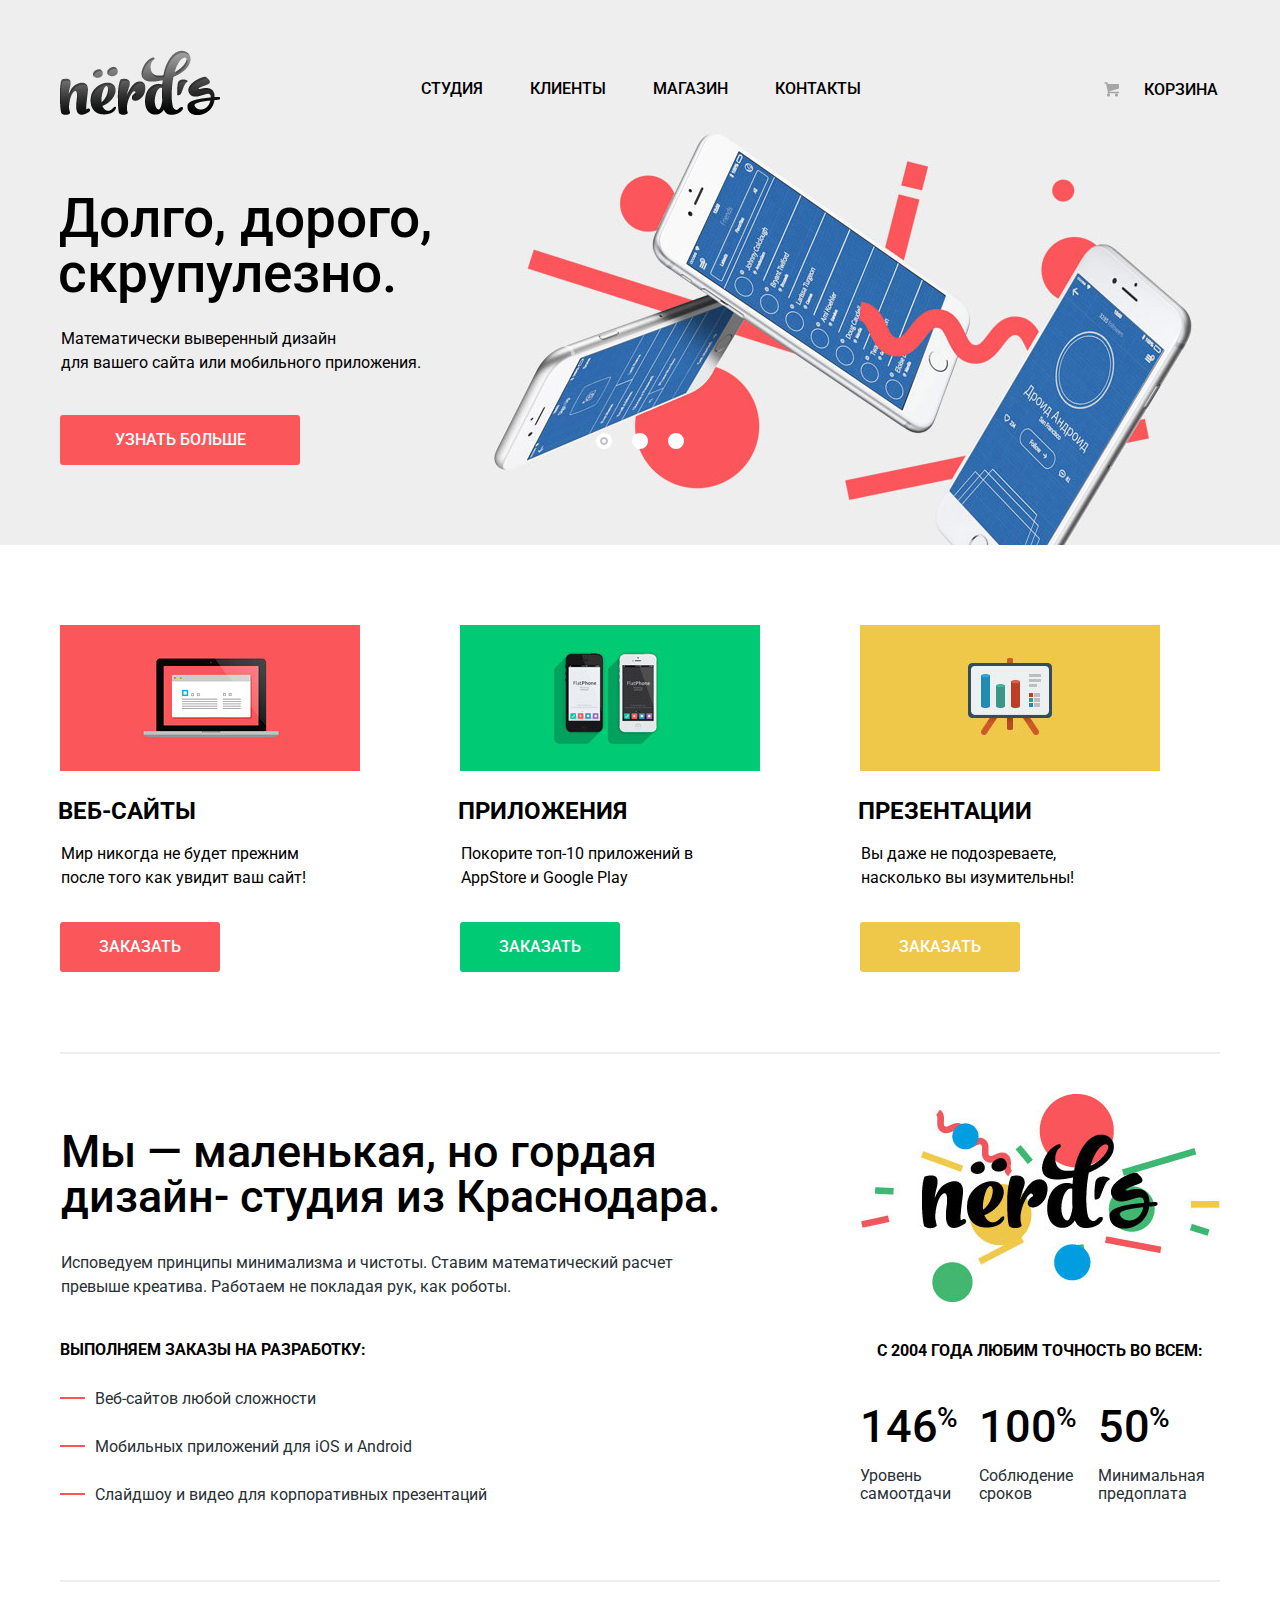
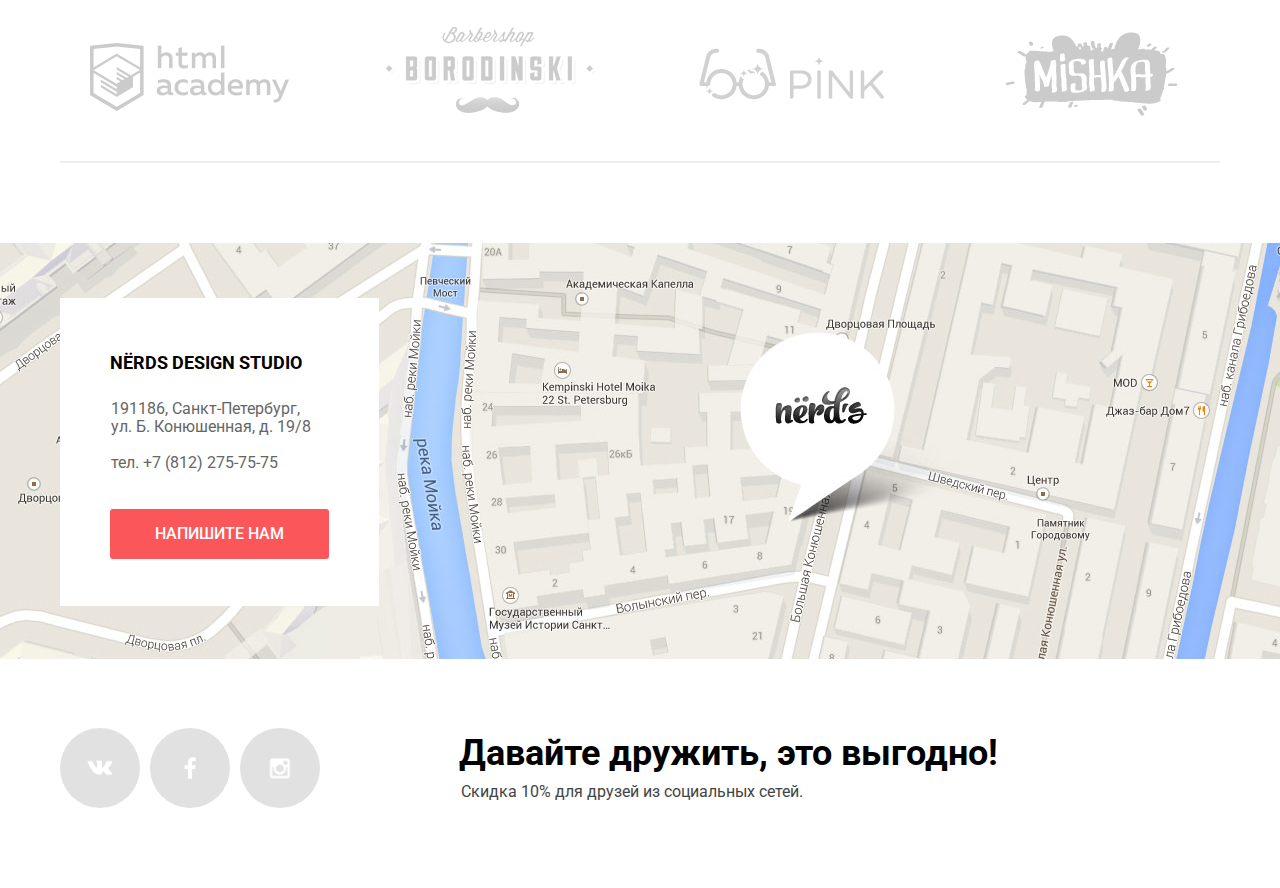
<file: index.html>
<!DOCTYPE html>
<html lang="ru">
  <head>
    <meta charset="utf-8">
    <title>Nerds: Нёрдс</title>
    <link href="https://fonts.googleapis.com/css?family=Roboto:400,500,700&amp;subset=cyrillic" rel="stylesheet">
    <link rel="stylesheet" href="css/normalize.css">
    <link rel="stylesheet" href="css/style.min.css">
  </head>
  <body>
    <header class="main-header">
      <div class="container clearfix">
        <div class="logo">
            <a class="logo-status"></a>
        </div>
        <nav class="main-navigation">
          <ul>
              <li><a href="index.html">Студия</a></li>
              <li><a href="javascript:void(0)">Клиенты</a></li>
              <li><a href="catalog.html">Магазин</a></li>
              <li><a href="javascript:void(0)">Контакты</a></li>
          </ul>
        </nav>
        <div class="user-block">
            <a class="basket" href="javascript:void(0)">Корзина</a>
        </div>
      </div>
      <div class="container clearfix">
        <div class="slider">
          <input type="radio" id="btn-1" name="toggle" checked>
          <input type="radio" id="btn-2" name="toggle">
          <input type="radio" id="btn-3" name="toggle">
          <div class="slider-paginator">
              <label for="btn-1"></label>
              <label for="btn-2"></label>
              <label for="btn-3"></label>
          </div>
          <div class="slides">
            <div class="slide">
              <div class="slide-content">
                  <h1 class="slides-title">Долго, дорого, скрупулезно.</h1>
                  <p>Математически выверенный дизайн<br>для вашего сайта или мобильного приложения.</p>
                  <a class="btn-slider btn" href="javascript:void(0)">Узнать больше</a>
              </div>
            </div>
            <div class="slide">
              <div class="slide-content">
                  <h2 class="slides-title">Любим математику как никто другой</h2>
                  <p>Никакого креатива, только математические формулы для расчета идеальных пропорций.</p>
                  <a class="btn-slider btn" href="javascript:void(0)">Узнать больше</a>
              </div>
            </div>
            <div class="slide">
              <div class="slide-content">
                  <h2 class="slides-title">Только ночь, только хардкор</h2 >
                  <p>Работать днем, как все? Мы против этого. Ближе к полуночи работа только начинается.</p>
                  <a class="btn-slider btn" href="javascript:void(0)">Узнать больше</a>
              </div>
            </div>
          </div>
        </div>
      </div>
    </header>

    <main class="container">
      <div class="features-catalog clearfix">
        <section class="features-catalog-item">
            <img src="img/illustration-1.jpg" alt="features-soft-1" width="300" height="146">
            <h2>Веб-сайты</h2>
            <p>Мир никогда не будет прежним после того как увидит ваш сайт!</p>
            <a href="javascript:void(0)" class="btn">Заказать</a>
        </section>
        <section class="features-catalog-item">
            <img src="img/illustration-2.jpg" alt="features-soft-2" width="300" height="146">
            <h2>Приложения</h2>
            <p>Покорите топ-10 приложений в AppStore и Google Play</p>
            <a href="javascript:void(0)" class="btn">Заказать</a>
        </section>
        <section class="features-catalog-item">
            <img src="img/illustration-3.jpg" alt="features-soft-3" width="300" height="146">
            <h2>Презентации</h2>
            <p>Вы даже не подозреваете, насколько вы изумительны!</p>
            <a href="javascript:void(0)" class="btn">Заказать</a>
        </section>
      </div>
      <div class="content clearfix">
        <section class="column-left">
            <h2>Мы &mdash; маленькая, но гордая дизайн- студия из Краснодара.</h2>
            <p>Исповедуем принципы минимализма и чистоты. Ставим математический расчет превыше креатива. Работаем не покладая рук, как роботы.</p>
        <div class="perform">
            <h3>Выполняем заказы на разработку:</h3>
            <ul class="list">
                <li>Веб-сайтов любой сложности</li>
                <li>Мобильных приложений для iOS и Android</li>
                <li>Слайдшоу и видео для корпоративных презентаций</li>
            </ul>
        </div>
        </section>
        <section class="column-right">
          <div class="logo-block"><img src="img/nerds-illustration.jpg" alt="Логотип" width="360" height="208">
          </div>
          <h3>с 2004 года Любим точность во всем:</h3>
          <div class="rate-num">
            <ul>
              <li>
                  <b>146<sup>%</sup></b>
                  <span>Уровень самоотдачи</span>
              </li>
              <li>
                  <b>100<sup>%</sup></b>
                  <span>Соблюдение сроков</span>
              </li>
              <li>
                  <b>50<sup>%</sup></b>
                  <span>Минимальная предоплата</span>
              </li>
            </ul>
          </div>
        </section>
      </div>
      <div class="partners-block">
          <a class="partner" href="http://htmlacademy.ru"><img src="img/logo-1.png" alt="htmlAcademy" width="199" height="68"></a>
          <a class="partner" href="http://barbershop.websciurus.com"><img src="img/logo-2.png" alt="Borodinsky" width="209" height="90"></a>
          <a class="partner" href="javascript:void(0)"><img src="img/logo-3.png" alt="Pink" width="185" height="52"></a>
          <a class="partner" href="javascript:void(0)"><img src="img/logo-4.png" alt="Mishka" width="173" height="84"></a>
      </div>
    </main>

    <div class="map">
      <iframe src="https://www.google.com/maps/embed?pb=!1m18!1m12!1m3!1d1998.5989424123638!2d30.320894615634966!3d59.93879686904849!2m3!1f0!2f0!3f0!3m2!1i1024!2i768!4f13.1!3m3!1m2!1s0x4696310fca5ba729%3A0xea9c53d4493c879f!2z0JHQvtC70YzRiNCw0Y8g0JrQvtC90Y7RiNC10L3QvdCw0Y8g0YPQuy4sIDE5LCDQodCw0L3QutGCLdCf0LXRgtC10YDQsdGD0YDQsywgMTkxMTg2!5e0!3m2!1sru!2sru!4v1479401005802"
      width="100%" height="416" style="border:0" allowfullscreen></iframe>
      <div class="container clearfix">
        <section class="map-addr">
            <h3>NЁRDS DESIGN STUDIO</h3>
            <p>191186, Санкт-Петербург,<br>ул. Б. Конюшенная, д. 19/8</p>
            <p>тел. +7 (812) 275-75-75</p>
            <a class="btn btn-pop-up" href="pop-up.html">Напишите нам</a>
        </section>
      </div>
      <div class="pop-up">
        <button class="pop-up-close close" type="button"></button>
        <form action="/pop-up" method="post">
            <h2>Напишите нам</h2>
            <div class="form-column">
                <label class="no-transparent" for="name-id">Ваше имя:</label>
                <input type="text" name="name" id="name-id" placeholder="Представьтесь, пожалуйста" required>
            </div>
            <div class="form-column">
                <label for="email-id">Ваш e-mail:</label>
                <input type="text" name="email" id="email-id" placeholder="Для отправки ответа" required>
            </div>
            <label for="text-letter-id">Текст письма:</label>
            <textarea name="text-letter" id="text-letter-id" placeholder="В свободной форме"></textarea>
            <button class="btn" type="submit" name="send">Отправить</button>
        </form>
      </div>
    </div>

    <footer class="main-footer">
      <div class="container clearfix">
        <div class="social-block">
            <a class="social-btn social-btn-vk" href="http://vk.com"></a>
            <a class="social-btn social-btn-fb" href="http://facebook.com"></a>
            <a class="social-btn social-btn-insta" href="http://instagram.com"></a>
        </div>
        <div class="promo-block">
            <b>Давайте дружить, это выгодно!</b>
            <p> Скидка 10% для друзей из социальных сетей.</p>
        </div>
      </div>
    </footer>
    <script src="js/popup.min.js"></script>
  </body>
</html>
</file>
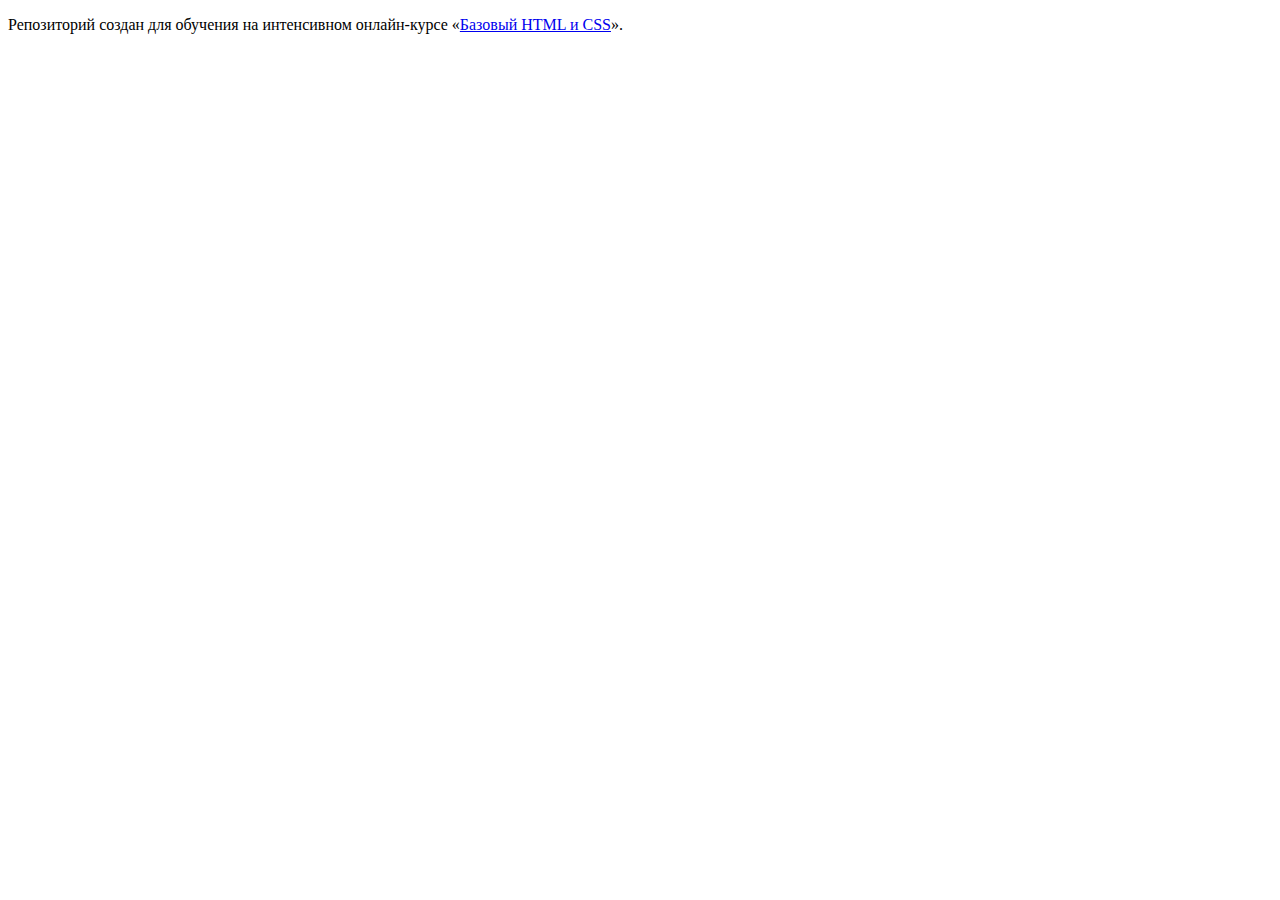
<file: 1/index.html>
<!DOCTYPE html>
<html lang="ru">
  <head>
    <meta charset="utf-8">
    <title>HTML Academy: Нёрдс</title>
    <base href="https://htmlacademy-htmlcss.github.io/279207-nerds/1/">
</head>
  <body>

    <p>Репозиторий создан для обучения на интенсивном онлайн‑курсе «<a href="https://htmlacademy.ru/intensive/htmlcss">Базовый HTML и CSS</a>».</p>

  </body>
</html>
</file>
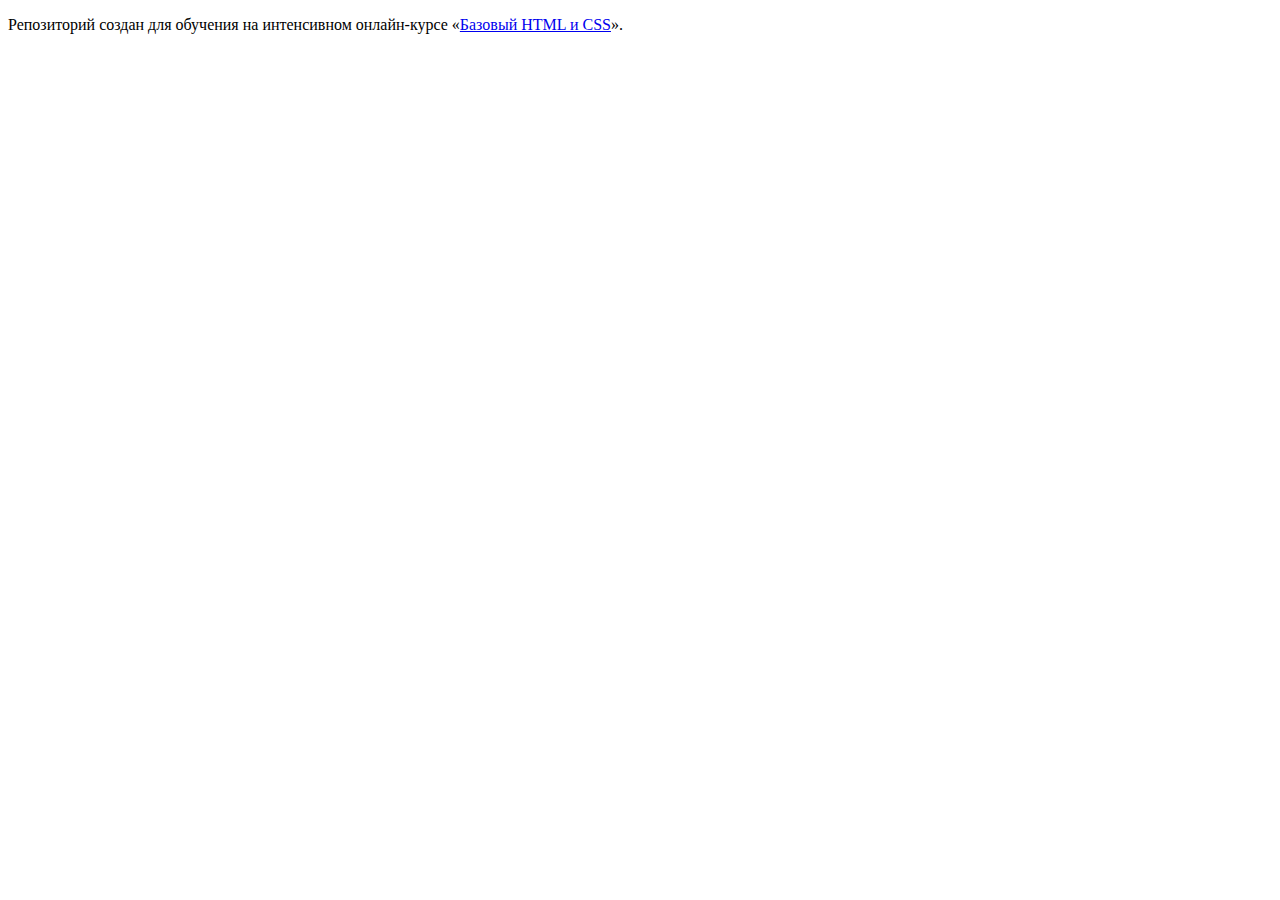
<file: master/index.html>
<!DOCTYPE html>
<html lang="ru">
  <head>
    <meta charset="utf-8">
    <title>HTML Academy: Нёрдс</title>
    <base href="https://htmlacademy-htmlcss.github.io/279207-nerds/master/">
</head>
  <body>

    <p>Репозиторий создан для обучения на интенсивном онлайн‑курсе «<a href="https://htmlacademy.ru/intensive/htmlcss">Базовый HTML и CSS</a>».</p>

  </body>
</html>
</file>
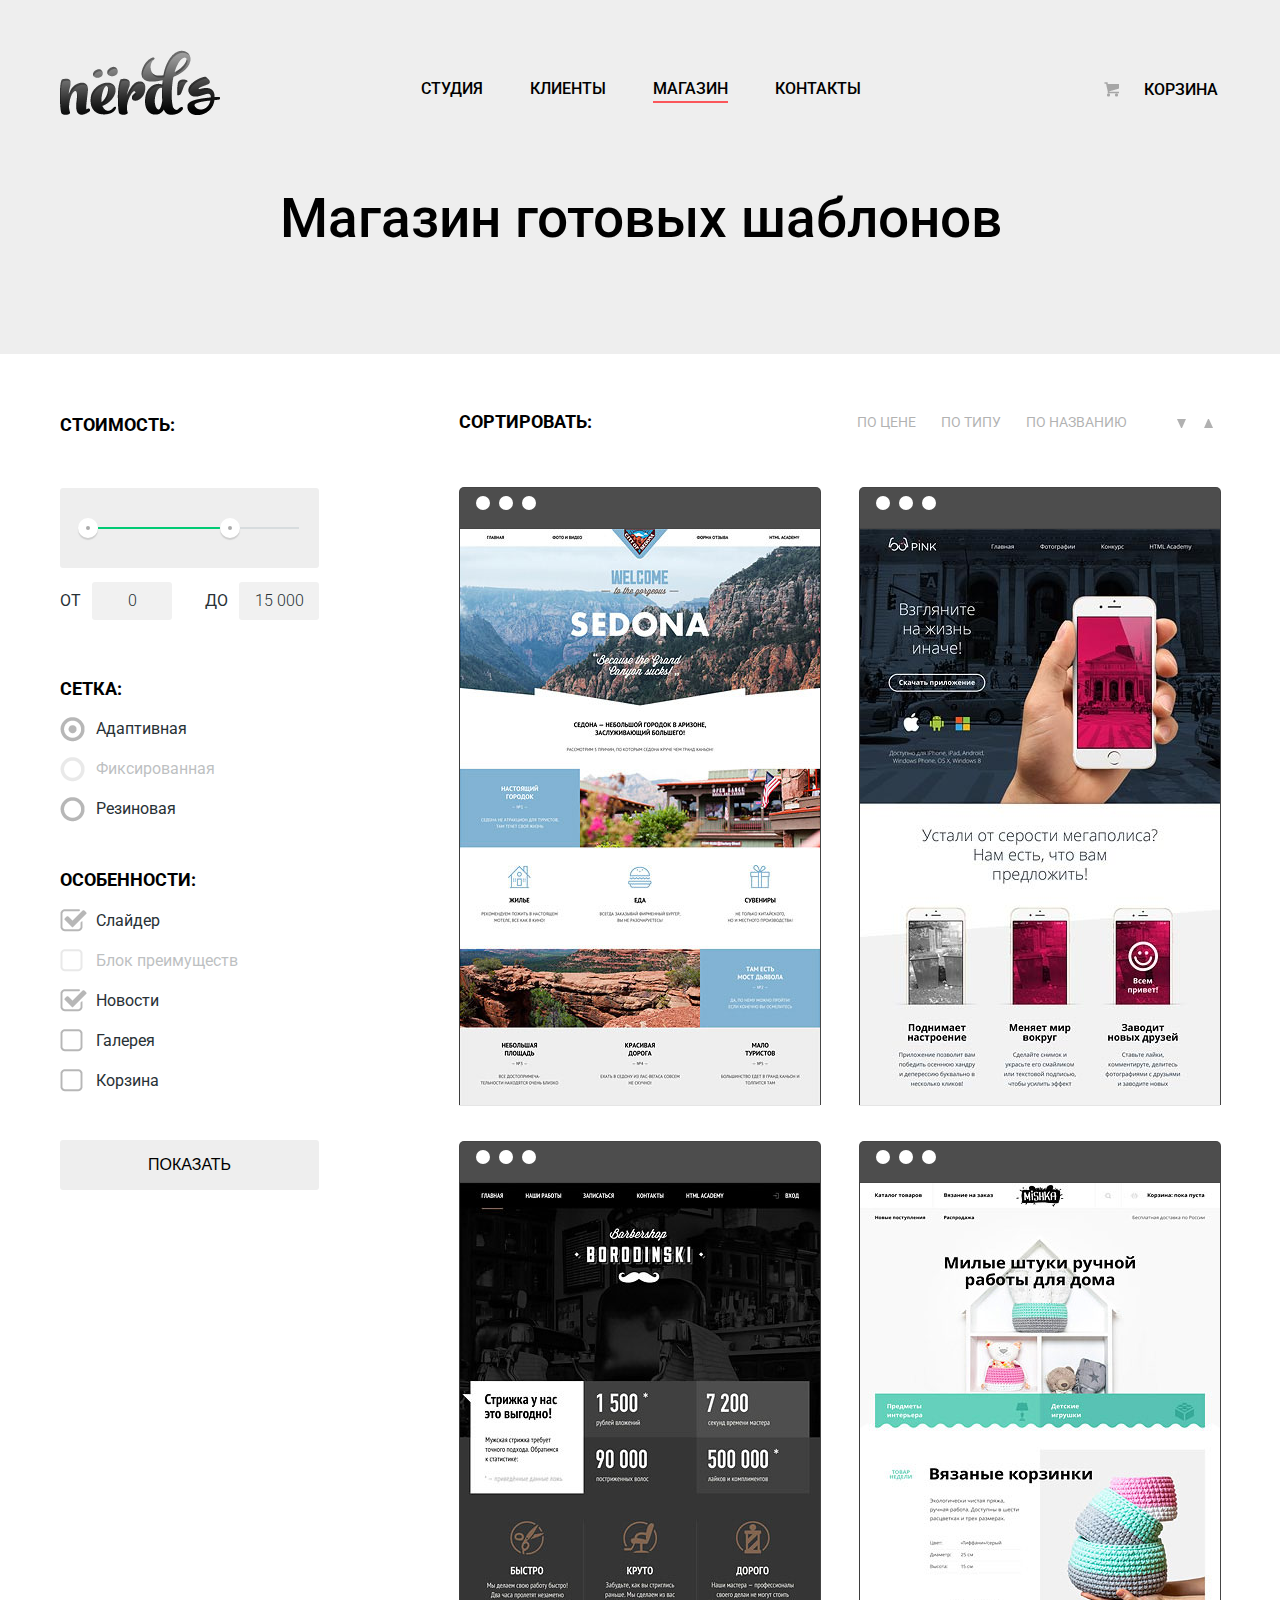
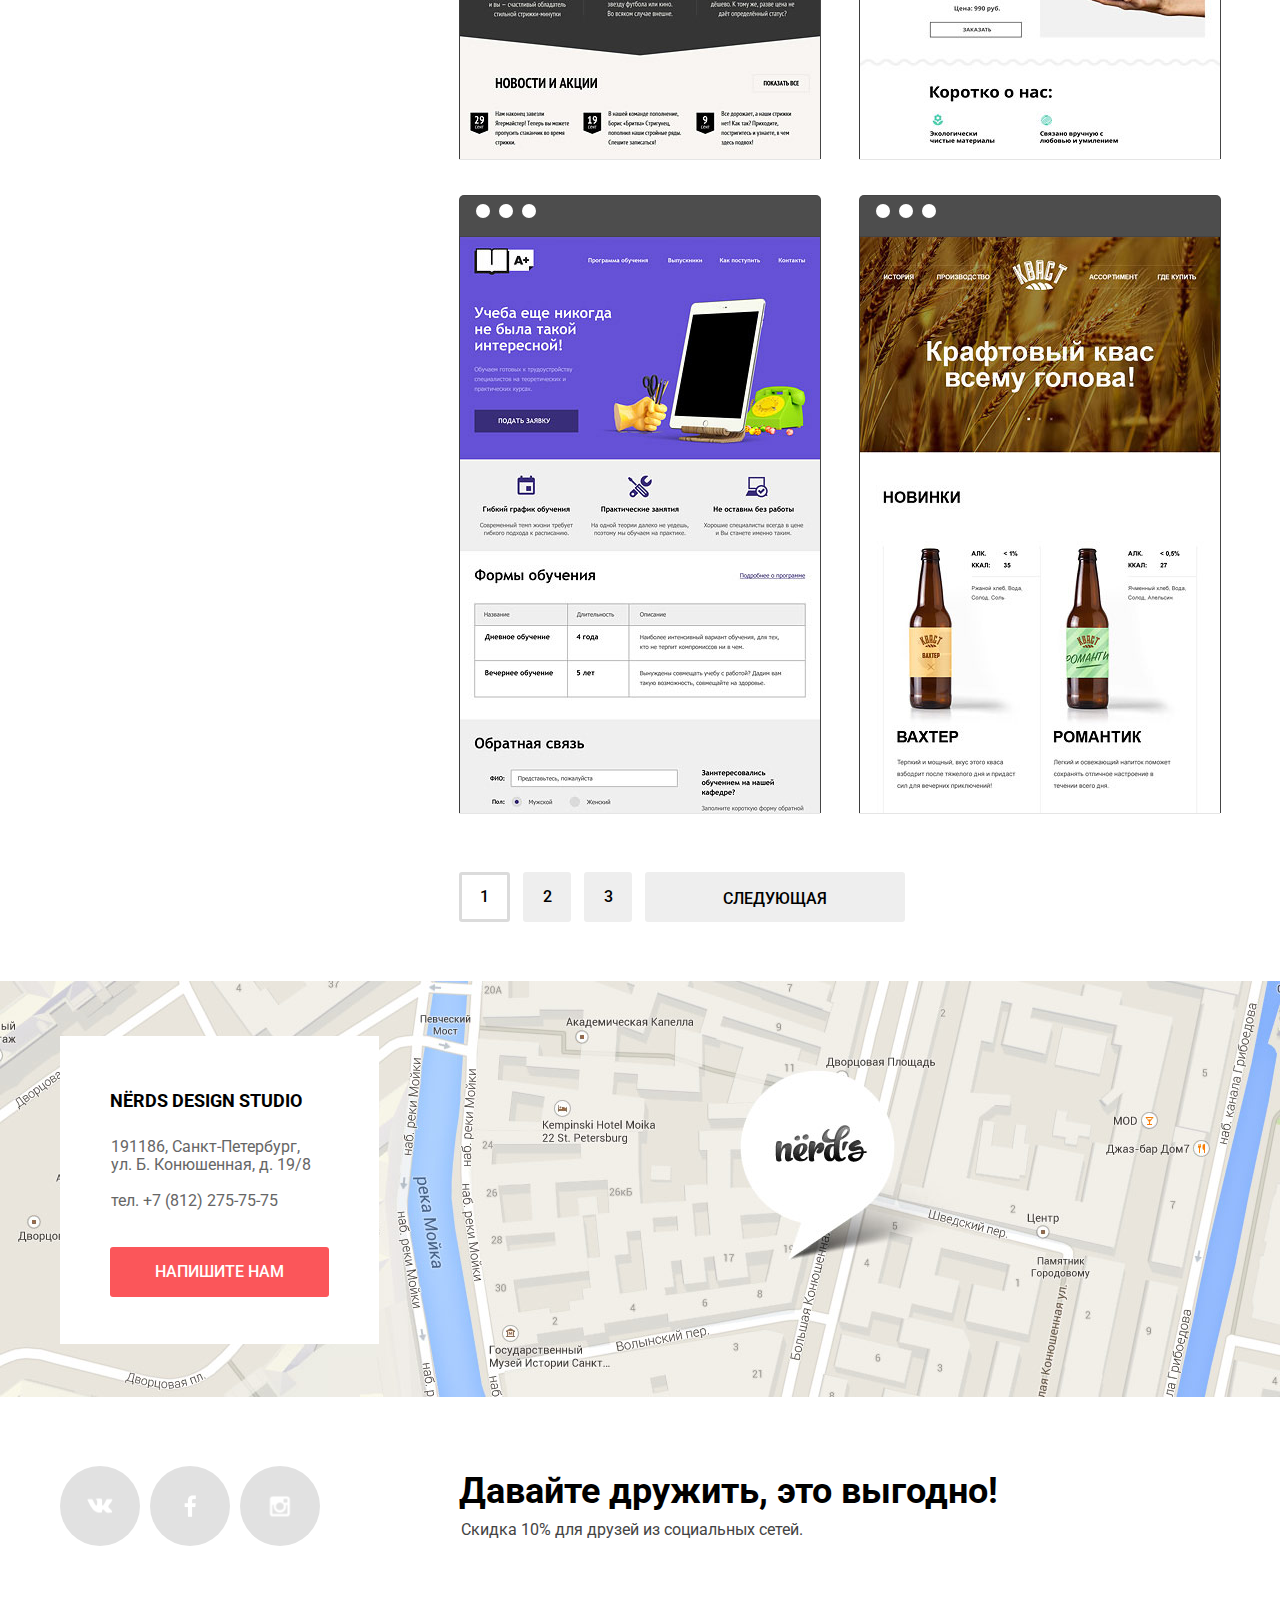
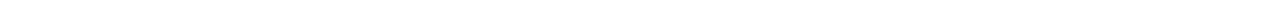
<file: catalog.html>
<!DOCTYPE html>
<html lang="ru">
  <head>
    <meta charset="utf-8">
    <title>Nerds: Нёрдс Каталог</title>
    <link href="https://fonts.googleapis.com/css?family=Roboto:400,500,700&amp;subset=cyrillic" rel="stylesheet">
    <link rel="stylesheet" href="css/normalize.css">
    <link rel="stylesheet" href="css/style.min.css">
  </head>
  <body>
    <header class="main-header">
      <div class="container clearfix">
        <div class="logo">
            <a class="logo-status" href="index.html"></a>
        </div>
        <nav class="main-navigation">
          <ul>
              <li><a href="index.html">Студия</a></li>
              <li><a href="javascript:void(0)">Клиенты</a></li>
              <li><a class="main-navigation-active" href="catalog.html">Магазин</a></li>
              <li><a href="javascript:void(0)">Контакты</a></li>
          </ul>
        </nav>
        <div class="user-block">
            <a class="basket" href="javascript:void(0)">Корзина</a>
        </div>
        <h1 class="header-title">Магазин готовых шаблонов</h1>
      </div>
    </header>

    <div class="container">
      <div class="shop-columns clearfix">
        <div class="shop-column-left">
          <form action="/list.html" method="get">
            <h2 class="filter-title">Стоимость:</h2>
              <div class="shop-filter">
                <div class="filter-controls">
                    <div class="scale">
                      <div class="bar" style="margin-left: 8%; width: 64%"></div>
                    </div>
                    <div class="toggle min-toggle"></div>
                    <div class="toggle max-toggle"></div>
                </div>
                <div class="range-price">
                    <label class="min-price">от <input class="min-price" type="text" value="0" disabled></label>
                    <label class="max-price">до <input class="max-price" type="text" value="15 000" disabled></label>
                </div>
              </div>
            <div class="grid">
               <h2 class="filter-title">Сетка:</h2>
            </div>
                <input type="radio" name="net" id="adaptive-id" checked>
                <label for="adaptive-id">Адаптивная</label>
                <input type="radio" name="net" id="fixed-id" disabled>
                <label for="fixed-id">Фиксированная</label>
                <input type="radio" name="net" id="rubber-id">
                <label for="rubber-id">Резиновая</label>
            <div class="hang">
              <h2 class="filter-title">Особенности:</h2>
            </div>
                <input type="checkbox" name="slider" id="slider-id" checked>
                <label for="slider-id">Слайдер</label>
                <input type="checkbox" name="block-features" id="block-features-id" disabled>
                <label for="block-features-id">Блок преимуществ</label >
                <input type="checkbox" name="news" id="news-id" checked>
                <label for="news-id">Новости</label>
                <input type="checkbox" name="gallery" id="gallery-id">
                <label for="gallery-id">Галерея</label>
                <input type="checkbox" name="basket" id="basket-id">
                <label for="basket-id">Корзина</label>
                <button class="btn btn-show" type="submit">Показать</button>
          </form>
        </div>
        <div class="shop-column-right">
          <ul class="sort">
              <li>Сортировать:</li>
              <li><a href="javascript:void(0)">По цене</a></li>
              <li><a href="javascript:void(0)">По типу</a></li>
              <li><a href="javascript:void(0)">По названию</a></li>
              <li><a class="dir dir-up" href="javascript:void(0)"></a></li>
              <li><a class="dir dir-down" href="javascript:void(0)"></a></li>
          </ul>
          <div class="catalog">
            <article class="catalog-item">
                <div class="item-controls">
                    <button type="button"></button>
                    <button type="button"></button>
                    <button type="button"></button>
                </div>
                <figure class="item-image">
                    <img src="img/img-sedona.jpg" alt="Sedoma" width="360" height="576">
                </figure>
                <div class="catalog-notice">
                    <a href="javascript:void(0)"><h2>SEDONA</h2></a>
                    <p>Информационный сайт<br> для туристов</p>
                    <a class="item-price btn" title="Купить" href="javascript:void(0)">9 900 руб.</a>
                </div>
            </article>
            <article class="catalog-item">
                <figure class="item-image">
                    <img src="img/img-pink.jpg" alt="Pink" width="360" height="576">
                </figure>
                <div class="item-controls">
                    <button type="button"></button>
                    <button type="button"></button>
                    <button type="button"></button>
                </div>
                <div class="catalog-notice">
                    <a href="javascript:void(0)"><h2>Pink App</h2></a>
                    <p>Продуктовый лендинг<br> приложения для iOS и Android</p>
                    <a class="item-price btn" title="Купить" href="javascript:void(0)">9 900 руб.</a>
                </div>
            </article>
            <article class="catalog-item">
                <figure class="item-image">
                    <img src="img/img-barbershop.jpg" alt="Barbershop" width="360" height="576">
                </figure>
                <div class="item-controls">
                    <button type="button"></button>
                    <button type="button"></button>
                    <button type="button"></button>
                </div>
                <div class="catalog-notice">
                    <a href="javascript:void(0)"><h2>Barbershop</h2></a>
                    <p>Сайт салоны красоты.<br>  Для мужчин, да.</p>
                    <a class="item-price btn" title="Купить" href="javascript:void(0)">9 900 руб.</a>
                </div>
            </article>
            <article class="catalog-item">
                <figure class="item-image">
                    <img src="img/img-mishka.jpg" alt="Mishka" width="360" height="576">
                </figure>
                <div class="item-controls">
                    <button type="button"></button>
                    <button type="button"></button>
                    <button type="button"></button>
                </div>
                <div class="catalog-notice">
                    <a href="javascript:void(0)"><h2>MISHKA</h2></a>
                    <p>Интернет-магазин<br>  вязаных игрушек</p>
                    <a class="item-price btn" title="Купить" href="javascript:void(0)">9 900 руб.</a>
                </div>
            </article>
            <article class="catalog-item">
                <figure class="item-image">
                    <img src="img/img-aplus.jpg" alt="A Plus" width="360" height="576">
                </figure>
                <div class="item-controls">
                    <button type="button"></button>
                    <button type="button"></button>
                    <button type="button"></button>
                </div>
                <div class="catalog-notice">
                    <a href="javascript:void(0)"><h2>A Plus</h2></a>
                    <p>Лендинг курсов повышения<br> квалификации</p>
                    <a class="item-price btn" title="Купить" href="javascript:void(0)">9 900 руб.</a>
                </div>
            </article>
            <article class="catalog-item">
                <figure class="item-image">
                    <img src="img/img-kvast.jpg" alt="Kvast" width="360" height="576">
                </figure>
                <div class="item-controls">
                    <button type="button"></button>
                    <button type="button"></button>
                    <button type="button"></button>
                </div>
                <div class="catalog-notice">
                    <a href="javascript:void(0)"><h2>КВАСТ</h2></a>
                    <p>Промо-сайт производителя<br> крафтового кваса</p>
                    <a class="item-price btn" title="Купить" href="javascript:void(0)">9 900 руб.</a>
                </div>
            </article>
            <ul class="paginator">
                <li class="active"><a href="javascript:void(0)">1</a></li>
                <li class="noactive"><a href="javascript:void(0)">2</a></li>
                <li class="noactive"><a href="javascript:void(0)">3</a></li>
                <li class="noactive"><a class="next" href="javascript:void(0)">Следующая</a></li>
            </ul>
          </div>
        </div>
      </div>
    </div>

    <div class="map">
      <iframe src="https://www.google.com/maps/embed?pb=!1m18!1m12!1m3!1d1998.5989424123638!2d30.320894615634966!3d59.93879686904849!2m3!1f0!2f0!3f0!3m2!1i1024!2i768!4f13.1!3m3!1m2!1s0x4696310fca5ba729%3A0xea9c53d4493c879f!2z0JHQvtC70YzRiNCw0Y8g0JrQvtC90Y7RiNC10L3QvdCw0Y8g0YPQuy4sIDE5LCDQodCw0L3QutGCLdCf0LXRgtC10YDQsdGD0YDQsywgMTkxMTg2!5e0!3m2!1sru!2sru!4v1479401005802"
      width="100%" height="416" style="border:0" allowfullscreen></iframe>
      <div class="container clearfix">
        <section class="map-addr">
            <h3>NЁRDS DESIGN STUDIO</h3>
            <p>191186, Санкт-Петербург,<br>ул. Б. Конюшенная, д. 19/8</p>
            <p>тел. +7 (812) 275-75-75</p>
            <a class="btn btn-pop-up" href="pop-up.html">Напишите нам</a>
        </section>
      </div>
      <div class="pop-up">
        <button class="pop-up-close close" type="button"></button>
        <form action="/pop-up" method="post">
            <h2>Напишите нам</h2>
            <div class="form-column">
                <label class="no-transparent" for="name-id">Ваше имя:</label>
                <input type="text" name="name" id="name-id" placeholder="Представьтесь, пожалуйста" required>
            </div>
            <div class="form-column">
                <label for="email-id">Ваш e-mail:</label>
                <input type="text" name="email" id="email-id" placeholder="Для отправки ответа" required>
            </div>
            <label for="text-letter-id">Текст письма:</label>
            <textarea name="text-letter" id="text-letter-id" placeholder="В свободной форме"></textarea>
            <button class="btn" type="submit" name="send">Отправить</button>
        </form>
      </div>
    </div>

    <footer class="main-footer">
      <div class="container clearfix">
        <div class="social-block">
            <a class="social-btn social-btn-vk" href="http://vk.com"></a>
            <a class="social-btn social-btn-fb" href="http://facebook.com"></a>
            <a class="social-btn social-btn-insta" href="http://instagram.com"></a>
        </div>
        <div class="promo-block">
            <b>Давайте дружить, это выгодно!</b>
            <p> Скидка 10% для друзей из социальных сетей.</p>
        </div>
      </div>
    </footer>
    <script src="js/popup.min.js"></script>
  </body>
</html>
</file>
<file: css/style.min.css>
.main-navigation a,.main-navigation ul,body,html{margin:0;padding:0}.slide-content p{padding:0}.btn,body{font-size:16px}body{min-width:1200px;font-family:"Roboto","Arial",sans-serif;font-weight:400;line-height:24px;color:#000;background-color:#fff}.clearfix::after{content:"";display:table;clear:both}.btn{display:inline-block;vertical-align:top;padding:16px 20px;line-height:18px;font-weight:500;text-align:center;color:#fff;background-color:#fb565a;border-radius:3px;text-decoration:none;text-transform:uppercase;cursor:pointer}.btn:hover{background-color:#e74246}.btn:active{background-color:#d7373b;box-shadow:inset 0 3px rgba(0,1,1,.1);color:rgba(255,255,255,.3)}.main-header{padding-top:50px;color:#000;background-color:#eee}.container{width:1160px;margin:0 auto;padding:0 20px}.logo,.main-navigation{float:left;min-height:65px}.logo{width:160px;margin-right:201px}.logo-status::before{content:"";position:absolute;width:160px;height:65px;background:url(../img/logo.png) no-repeat;opacity:1}.logo-status:hover::before{opacity:.8}.logo-status:active::before{opacity:.3}.main-navigation{max-width:440px}.main-navigation ul{padding-top:24px;list-style:none}.main-navigation li{display:inline-block;vertical-align:top;font-size:0;margin-right:43px}.main-navigation li:last-child{margin-right:-35px}.main-navigation a{font-size:16px;line-height:30px;font-weight:500;color:#000;text-decoration:none;text-transform:uppercase}.basket:hover,.main-navigation a:hover{color:#fb565a;border:none}.main-navigation a:active{color:#000;border:none;opacity:.3}.main-navigation-active{position:relative}.main-navigation-active::after{background:#fb565a 0 0;bottom:-5px;content:"";height:2px;left:0;position:absolute;width:100%}.user-block{float:right;max-width:120px;padding-top:25px}.basket,.slider-paginator label{display:inline-block;vertical-align:top}.basket{position:relative;margin-right:2px;padding-left:40px;font-size:16px;line-height:30px;font-weight:500;color:#000;text-decoration:none;text-transform:uppercase}.basket::before{content:"";position:absolute;top:7px;left:0;width:15px;height:15px;background:url(../img/sprite.png) no-repeat 0 0;background-position:-10px -10px;opacity:.3}.basket:active{color:rgba(0,0,0,.3);border:none}.main-header .slider{clear:both;position:relative;height:430px;background-color:#eee}.slider .slider-paginator{position:absolute;left:50%;bottom:95px;z-index:10;width:200px;height:10px;margin-left:-100px;text-align:center}.slider input[type=radio]{display:none}.slider-paginator label{width:8px;height:8px;margin:-7px 8px;border-radius:50%;background:#fff;border:4px solid #fff;cursor:pointer}#btn-1:checked~.slider-paginator label[for=btn-1],#btn-2:checked~.slider-paginator label[for=btn-2],#btn-3:checked~.slider-paginator label[for=btn-3]{box-shadow:inset 0 0 0 2px #c1c1c1}.slides .slide{position:absolute;top:0;left:0;width:100%;height:100%;overflow:hidden}.slide .slide-content{width:515px}.slides-title{margin-top:76px;margin-bottom:26px;margin-left:-2px;font-size:55px;line-height:55px;font-weight:500;color:#000}.slide-content p{width:380px;margin:0 0 40px 1px}.btn-slider{box-sizing:border-box;width:240px}.slide:nth-child(1){background:rgba(0,0,0,0) url(../img/slider-1.jpg) no-repeat 100% 0}.slide:nth-child(2){background:rgba(0,0,0,0) url(../img/slider-2.jpg) no-repeat 100% 0}.slide:nth-child(3){background:rgba(0,0,0,0) url(../img/slider-3.jpg) no-repeat 100% 0}.slider .slide{display:none}#btn-1:checked~.slides .slide:nth-child(1),#btn-2:checked~.slides .slide:nth-child(2),#btn-3:checked~.slides .slide:nth-child(3){display:block}.container .features-catalog{margin-top:80px;margin-bottom:80px;padding-bottom:80px;border-bottom:2px solid #eee}.features-catalog-item{float:left;max-width:300px;min-height:340px;margin-right:100px}.features-catalog .features-catalog-item:last-child{margin-right:0}.features-catalog-item h2{margin-top:18px;margin-bottom:16px;margin-left:-2px;font-size:24px;line-height:30px;font-weight:700;color:#000;text-transform:uppercase}.features-catalog-item p{min-height:64px;max-width:270px;margin-bottom:16px;margin-left:1px;font-size:16px;line-height:24px}.features-catalog-item .btn{box-sizing:border-box;width:160px}.features-catalog-item:nth-child(2) .btn{background-color:#00ca74}.features-catalog-item:nth-child(2) .btn:hover{background-color:#00bc6c}.features-catalog-item:nth-child(2) .btn:active{background-color:#00aa62;box-shadow:inset 0 3px #009958}.features-catalog-item:nth-child(3) .btn{background-color:#efc84a}.features-catalog-item:nth-child(3) .btn:hover{background-color:#eab534}.features-catalog-item:nth-child(3) .btn:active{background-color:#e5a722;box-shadow:inset 0 3px #ce961f}.content h2,.content h3,.content p{margin:0;padding:0}.container .content{margin-bottom:49px;padding-bottom:49px;border-bottom:2px solid #eee}.content .column-left{float:left;max-width:680px}.column-left h2{margin-top:-5px;margin-left:1px;margin-bottom:32px;font-size:45px;line-height:45px;font-weight:500;color:#000}.column-left p{width:658px;margin-bottom:39px;margin-left:1px;color:#283136}.column-left .perform{max-width:660px}.content h3{font-size:16px;line-height:24px;font-weight:700;color:#000;text-transform:uppercase}.column-left h3{margin-bottom:25px}.content ul,.rate-num ul{margin:0;padding:0;list-style:none}.list li{position:relative;margin-bottom:24px;padding-left:35px;color:#283136}.list li::after{content:"";position:absolute;left:0;bottom:50%;width:25px;height:2px;background-color:#fb565a}.content .column-right{float:right;max-width:380px;margin-top:-40px}.column-right .logo-block{padding-bottom:30px;font-weight:700}.column-right h3{margin-bottom:52px;margin-left:17px}.rate-num ul{font-size:0}.rate-num li{display:inline-block;vertical-align:top;width:100px;font-size:45px;font-weight:500;color:#000}.rate-num li:nth-child(n){margin-right:19px}.rate-num b{font-weight:500}b sup{font-size:63%;left:-1px;top:-15px}.rate-num span{display:block;margin-top:28px;font-size:16px;line-height:18px;font-weight:400;color:#283136}.container .partners-block{margin-bottom:80px;padding-bottom:32px;border-bottom:2px solid #eee;font-size:0}.partners-block .partner{display:inline-block;vertical-align:middle;padding-left:30px;opacity:.2}.partners-block .partner:nth-child(1){margin-top:5px;margin-right:67px}.partners-block .partner:nth-child(2){margin-top:-4px;margin-right:74px}.partners-block .partner:nth-child(3){margin-right:91px}.partners-block .partner:hover{opacity:1}.partners-block .partner:active{opacity:.1}.map{position:relative;height:416px;margin:0 auto 72px;background:rgba(0,0,0,0) url(../img/map.jpg) center no-repeat}.map-addr h3{padding:0;margin:0 0 22px;font-size:18px;line-height:30px;font-weight:700;color:#000}.map .map-addr{position:absolute;top:55px;box-sizing:border-box;max-width:320px;max-height:308px;padding:50px;background:#fff 0 0}.map-addr p{margin-left:1px;margin-bottom:18px;font-size:16px;line-height:18px;color:#666}.map-addr .btn{box-sizing:border-box;width:219px;margin-top:19px}@-webkit-keyframes modal-open{0%{-webkit-transform:translateY(-2000px);transform:translateY(-2000px)}70%{-webkit-transform:translateY(30px);transform:translateY(30px)}90%{-webkit-transform:translateY(-10px);transform:translateY(-10px)}to{-webkit-transform:translateY(0);transform:translateY(0)}}@keyframes modal-open{0%{-webkit-transform:translateY(-2000px);transform:translateY(-2000px)}70%{-webkit-transform:translateY(30px);transform:translateY(30px)}90%{-webkit-transform:translateY(-10px);transform:translateY(-10px)}to{-webkit-transform:translateY(0);transform:translateY(0)}}@-webkit-keyframes shake{0%,to{-webkit-transform:translateX(0);transform:translateX(0)}10%,30%,50%,70%,90%{-webkit-transform:translateX(-10px);transform:translateX(-10px)}20%,40%,60%,80%{-webkit-transform:translateX(10px);transform:translateX(10px)}}@keyframes shake{0%,to{-webkit-transform:translateX(0);transform:translateX(0)}10%,30%,50%,70%,90%{-webkit-transform:translateX(-10px);transform:translateX(-10px)}20%,40%,60%,80%{-webkit-transform:translateX(10px);transform:translateX(10px)}}.pop-up .pop-up-close{position:absolute;top:78px;right:90px;width:25px;height:25px;font-size:0;padding:0;background-color:transparent;border:0;cursor:pointer}.pop-up .pop-up-close::after,.pop-up .pop-up-close::before{content:"";position:absolute;top:10px;left:0;width:25px;height:5px;-webkit-transform:rotate(45deg);transform:rotate(45deg);background:rgba(251,86,90,.3)}.pop-up .pop-up-close::after{-webkit-transform:rotate(-45deg);transform:rotate(-45deg)}.pop-up .pop-up-close:hover::after,.pop-up .pop-up-close:hover::before{background:rgba(254,204,205,.3)}.pop-up .pop-up-close:active::after,.pop-up .pop-up-close:active::before,.pop-up .pop-up-close:focus::before{background:rgba(254,204,205,.1)}.modal-error{-webkit-animation:shake .6s;animation:shake .6s}.pop-up input:invalid{border:2px solid #e74246;color:#e74246}.pop-up{display:none;position:fixed;top:0%;left:50%;z-index:30;margin-left:-480px;max-width:760px;padding:70px 100px 85px;font-size:16px;line-height:18px;background:#fff;color:#000;box-shadow:0 20px 40px rgba(0,0,0,.75)}.pop-up-opened{display:block;-webkit-animation:modal-open .4s;animation:modal-open .4s}.pop-up h2{margin:0 0 50px;padding:0;font-size:45px;line-height:45px;font-weight:500}.pop-up .form-column{display:inline-block;vertical-align:top;margin-right:-4px;font-size:0}.pop-up label{display:block;margin-bottom:13px;font-size:16px;font-weight:700}.pop-up .no-transparent{color:rgba(0,0,0,.5)}.pop-up input[type=text],.pop-up textarea{box-sizing:border-box;font-family:"Roboto","Arial",sans-serif;font-size:16px;line-height:18px;font-weight:400;color:rgba(68,68,68,.5);border:2px solid #d7dcde;border-radius:3px;outline:none;width:360px;margin-bottom:35px;padding:17px 15px}.pop-up input[name=name]{margin-right:40px}.pop-up textarea{width:760px;min-height:114px;margin-bottom:47px}.pop-up input[type=text]:hover,.pop-up textarea:hover{border:2px solid #b4b9bb;color:rgba(68,68,68,.5)}.pop-up input[type=text]:focus,.pop-up textarea:focus{border:2px solid #000;color:#444}.pop-up button[type=submit]{width:260px;outline:none;border:none;font-family:"Roboto","Arial",sans-serif}.grid h2,.hang h2{padding:0}.main-footer h2,.shop-column-left h2,p{margin:0;padding:0}.main-footer{padding-bottom:80px}.main-footer .social-block{float:left;max-width:260px;margin-top:-2px}.social-btn:hover{background-color:#e74246}.social-btn:active{background-color:#d7373b;box-shadow:inset 0 3px #c13135}.social-btn{position:relative;display:inline-block;vertical-align:top;width:80px;height:80px;margin-top:-1px;margin-right:6px;border-radius:50%;font-size:0;background-color:#e1e1e1;text-decoration:none}.social-block a:last-child{margin-right:-11px}.social-btn::before{content:"";position:absolute;top:50%;left:50%;-webkit-transform:translate(-50%,-50%);transform:translate(-50%,-50%);background-image:url(../img/sprite.png);background-repeat:no-repeat}.social-btn-vk::before{width:26px;height:15px;background-position:-10px -403px}.social-btn-fb::before{width:12px;height:22px;background-position:-10px -172px}.social-btn-insta::before{width:21px;height:21px;background-position:-10px -214px}.main-footer .promo-block{float:right;max-width:560px;margin-right:214px}.promo-block b{display:block;margin-bottom:10px;margin-right:8px;margin-left:2px;padding-top:4px;font-size:36px;line-height:36px;font-weight:700;color:#000;white-space:pre-wrap}.promo-block p{font-size:16px;line-height:22px;color:#444;white-space:pre-wrap}.header-title{min-width:760px;margin-right:auto;margin-left:auto;vertical-align:middle;text-align:center}h1.header-title{margin:0 0 0 2px;padding:141px 0 108px;font-size:55px;line-height:55px;font-weight:500}.container .shop-columns{margin-top:56px}.shop-columns .shop-column-left{float:left;max-width:260px;margin-right:140px}.filter-title{font-size:18px;line-height:30px;font-weight:700;text-transform:uppercase}.shop-column-left .shop-filter{margin-top:48px;margin-bottom:53px}.shop-filter .filter-controls{position:relative;height:41px;margin-bottom:14px;padding-top:39px;padding-right:20px;padding-left:20px;background:#eee;border-radius:3px;overflow:hidden}.filter-controls .scale{height:2px;background:#d7dcde}.filter-controls .bar{width:70%;height:2px;background:#00ca74}.filter-controls .toggle{position:absolute;top:30px;left:0;width:4px;height:4px;border:8px solid #fff;border-radius:50%;background:#ababab;box-shadow:0 2px 1px 0 #cfcfcf;cursor:pointer}.filter-controls .min-toggle{left:18px}.filter-controls .max-toggle{left:160px}.range-price{font-size:0}.range-price label{display:inline-block;vertical-align:top;font-size:16px;line-height:22px;width:50%}.max-price{text-align:right}.range-price input{width:60px;margin-left:7px;padding:8px 10px;font-family:"Roboto","Arial",sans-serif;font-weight:300;font-style:normal;font-size:16px;line-height:22px;border:none;border-radius:3px;background-color:#f1f1f1;color:#283136;text-align:center}.range-price{white-space:nowrap;text-transform:uppercase}.grid h2{margin:0 0 15px;padding-top:1px}.hang h2{margin:46px 0 16px}.shop-column-left input[type=checkbox],.shop-column-left input[type=radio]{display:none}.shop-column-left input[type=checkbox]+label,.shop-column-left input[type=radio]+label{position:relative;display:block;vertical-align:top;padding-left:36px;font-size:16px;line-height:20px;font-weight:400;cursor:pointer;color:#283136;margin-bottom:20px}.shop-column-left input[type=checkbox]+label::after,.shop-column-left input[type=checkbox]:checked+label::after,.shop-column-left input[type=radio]+label::after,.shop-column-left input[type=radio]:checked+label::after{content:"";position:absolute;color:#b8b8b8;background-image:url(../img/sprite.png);background-repeat:no-repeat}.shop-column-left input[type=radio]:checked+label::after{top:-2px;left:0;width:25px;height:25px;background-position:-10px -300px;opacity:.4}.shop-column-left input[type=radio]+label::after{top:-2px;left:0;width:25px;height:25px;background-position:-10px -255px;opacity:.4}.shop-column-left input[type=checkbox]:checked+label::after{top:-2px;left:0;width:27px;height:23px;background-position:-10px -88px;opacity:.4}.shop-column-left input[type=checkbox]+label::after{top:-2px;left:0;width:25px;height:25px;background-position:-10px -45px;opacity:.4}.shop-column-left label{color:#283136}.shop-column-left input[type=checkbox]+label:hover::after,.shop-column-left input[type=radio]+label:hover::after{color:#000;opacity:1}.shop-column-left input[type=checkbox]:disabled+label,.shop-column-left input[type=checkbox]:disabled+label:hover::after,.shop-column-left input[type=radio]:disabled+label,.shop-column-left input[type=radio]:disabled+label:hover::after{color:#283136;opacity:.3}.shop-column-left .btn-show{margin-top:29px;padding:16px 88px;font-size:16px;line-height:18px;font-weight:500;border:none;border-radius:3px;color:#000;background-color:#eee;text-transform:uppercase}.shop-column-left .btn-show:hover{background-color:#dfdfdf}.shop-column-left .btn-show:active{color:rgba(0,0,0,.3);background-color:#d5d5d5;box-shadow:inset 0 3px 0 0 rgba(0,1,1,.1)}.shop-column-left .btn-show:active::after{box-shadow:none}.shop-columns .shop-column-right{float:left;max-width:760px;margin-bottom:-4px}.shop-column-right .sort{margin-bottom:50px}.shop-column-right ul{max-width:760px;padding:0;margin:3px 0 0;font-size:0;list-style:none;text-transform:uppercase}.shop-column-right li{display:inline-block;vertical-align:top;font-size:14px;line-height:18px;font-weight:400}.shop-column-right .sort a{color:#000;opacity:.3}.sort li:nth-child(1){margin-right:265px;font-size:18px;line-height:18px;font-weight:700;color:#000;opacity:1}.sort li:nth-child(2) a,.sort li:nth-child(3){margin-right:25px}.sort li:nth-child(4){margin-right:50px}.sort li:nth-child(5){margin-right:18px}.sort a{margin:0;padding:0;text-decoration:none}.sort .dir{display:block;margin-top:6px;width:9px;height:9px;border:none;background:#fff url(../img/sprite.png) no-repeat -10px -345px;opacity:.2}.sort .dir-down{margin-right:-1px;-webkit-transform:rotate(180deg);transform:rotate(180deg)}.sort a:hover{opacity:.6}.dir:hover{opacity:.4}.sort a:active{opacity:1}.catalog{width:760px;margin-bottom:63px;font-size:0}.catalog-item{position:relative;display:inline-block;vertical-align:top;width:360px;height:616px;margin-right:38px;margin-bottom:36px;background-color:#4d4d4d;border-top-left-radius:5px;border-top-right-radius:5px;border:1px solid rgba(0,1,1,.1);font-size:0}.catalog-item .item-image{height:576px;padding:0;margin:40px 0 0 -1px;border:1px solid rgba(0,1,1,.1)}.catalog-item .item-controls{position:absolute;top:8px;left:16px}.catalog-item:nth-child(2n){margin-right:-14px}.item-controls button{width:14px;height:14px;margin-right:9px;border:none;border-radius:50%;outline:none;background:#fff;cursor:pointer}.catalog-notice h2,.catalog-notice p{padding:0}.catalog-item .catalog-notice{display:none;position:absolute;bottom:0;width:360px;height:230px;background-color:#eee}.catalog-notice h2{margin:26px 0 0;font-size:18px;line-height:30px;font-weight:700;color:#000;text-align:center;text-transform:uppercase}.catalog-notice a{text-decoration:none}.catalog-notice p{max-height:36px;margin:0 0 30px;padding-top:15px;font-size:16px;line-height:18px;font-weight:400;color:#666;text-align:center;overflow:hidden}.catalog-notice .item-price{display:table;box-sizing:border-box;width:200px;max-height:50px;margin:0 auto 43px;font-family:"Roboto","Arial",sans-serif;color:#fff;border:none;outline:none}.catalog .catalog-item:hover{background-color:#4d4d4d;box-shadow:0 6px 15px rgba(0,1,1,.25)}.catalog .catalog-item:hover .catalog-notice,.paginator a{display:block}.shop-column-right .paginator{font-size:0;margin-top:23px}.shop-column-right ul .paginator{padding:0;margin:24px 0 0;list-style:none}.paginator li{display:inline-block;margin-right:13px;vertical-align:middle}.paginator a{width:48px;margin:0;padding:16px 0;font-size:16px;line-height:18px;font-weight:500;color:#000;background-color:#eee;border-radius:3px;vertical-align:middle;text-align:center;text-decoration:none;text-transform:uppercase}.paginator .next{box-sizing:border-box;width:260px;max-height:50px;padding:18px 0}.paginator .active a{width:45px;padding:13px 0;background-color:#fff;border:3px solid #dbdbdb;border-radius:3px}.noactive a:hover{background-color:#dfdfdf}.noactive a:active{background-color:#d5d5d5;color:rgba(0,0,0,.3);box-shadow:inset 0 3px 0 0 rgba(0,1,1,.1)}
</file>
